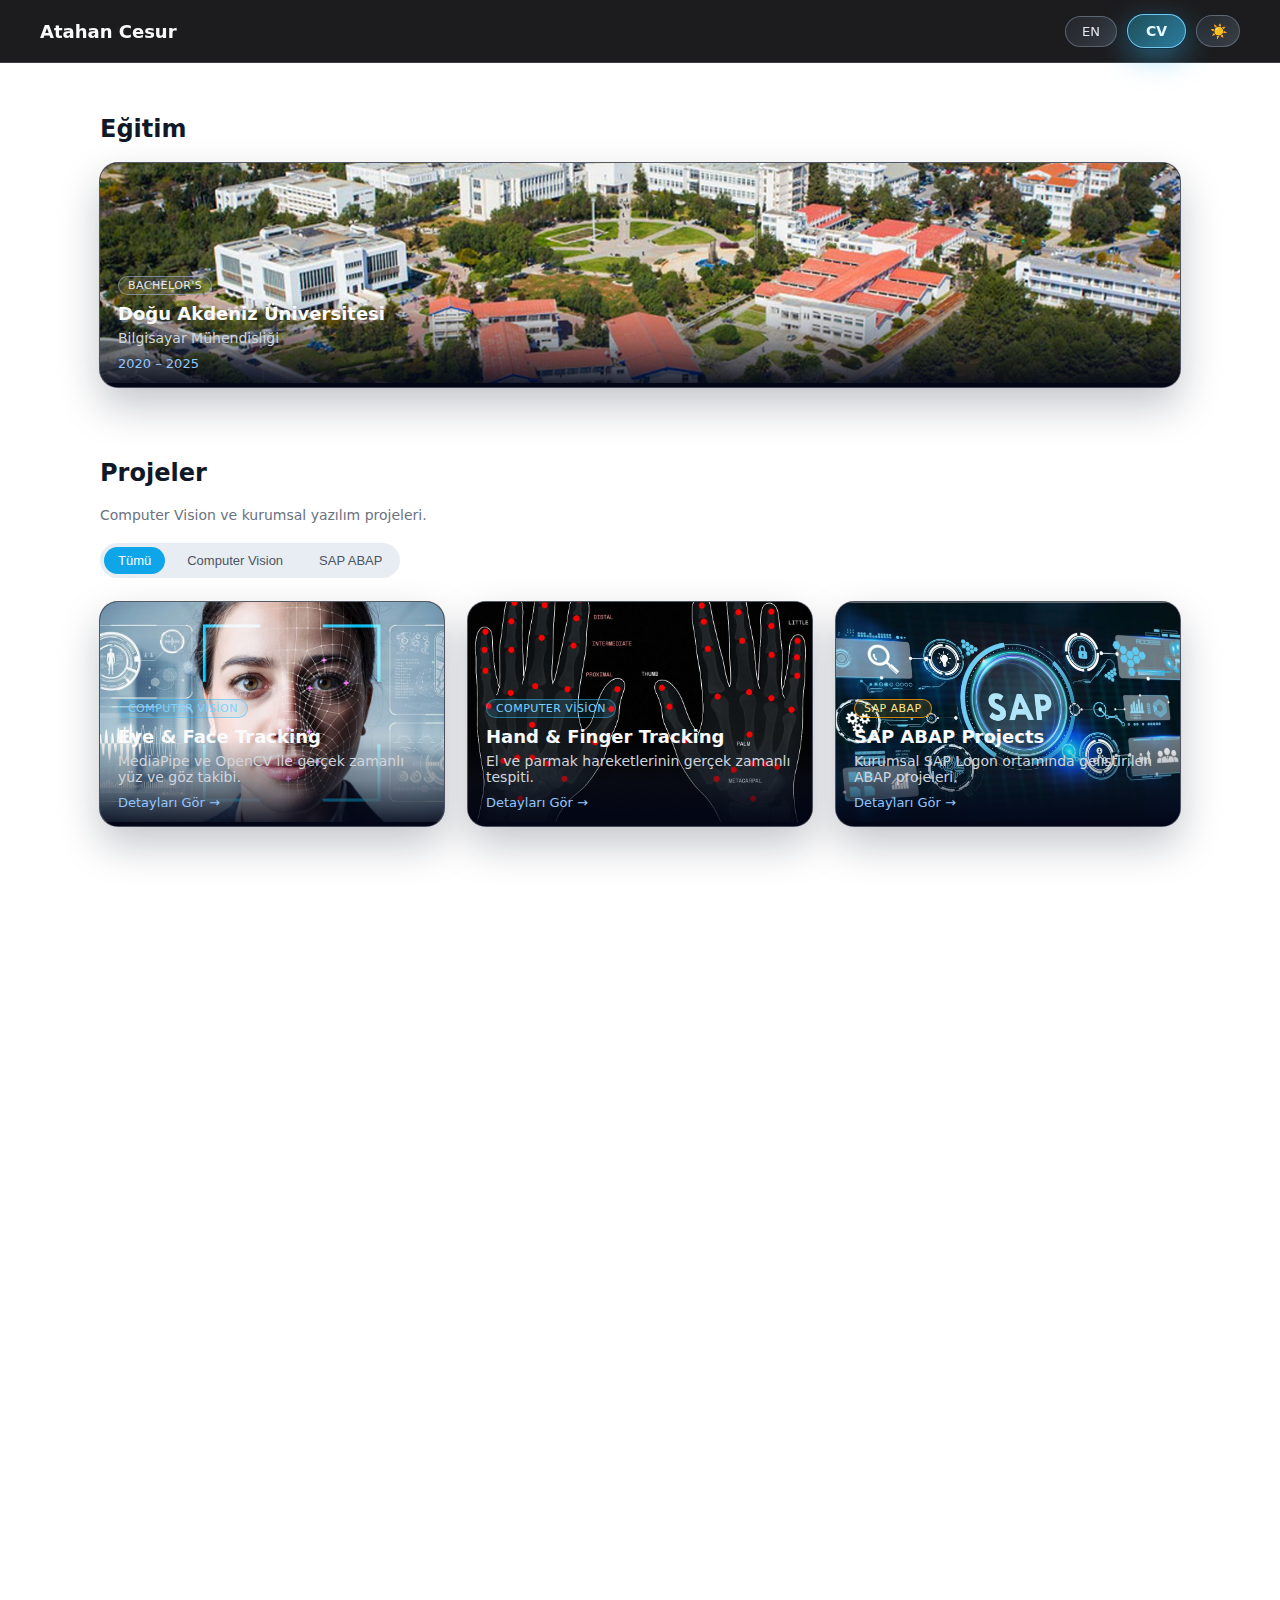
<file: index.html>
<!doctype html>
<html lang="tr">
  <head>
    <meta charset="UTF-8" />
    <title>Atahan Cesur</title>
    <meta name="viewport" content="width=device-width, initial-scale=1.0" />
    <link rel="stylesheet" href="css/style.css" />
  </head>
  <body>
    <nav class="navbar">
      <div class="logo">Atahan Cesur</div>

      <div class="nav-actions">
        <!-- Language -->
        <a href="en.html" class="lang-button">EN</a>

        <!-- CV -->
        <a href="assets/Atahan Cesur CV.pdf" download class="cv-button">CV</a>

        <!-- THEME TOGGLE -->
        <button
          id="theme-toggle"
          class="theme-button"
          aria-label="Toggle theme"
        >
          <span class="theme-icon sun">☀️</span>
          <span class="theme-icon moon">🌙</span>
        </button>
      </div>
    </nav>

    <main class="container">
      <!-- EĞİTİM -->
      <section class="reveal section-block">
        <h2>Eğitim</h2>

        <div class="cards-grid">
          <div class="card">
            <img src="images/EMU.jpg" alt="EMU" />
            <div class="card-overlay">
              <div class="card-badges">
                <span class="badge badge-neutral">Bachelor's</span>
              </div>
              <h3>Doğu Akdeniz Üniversitesi</h3>
              <p>Bilgisayar Mühendisliği</p>
              <span class="card-meta">2020 – 2025</span>
            </div>
          </div>
        </div>
      </section>

      <!-- PROJELER -->
      <section class="reveal section-block">
        <div class="section-header">
          <h2>Projeler</h2>
          <p class="section-subtitle">
            Computer Vision ve kurumsal yazılım projeleri.
          </p>
        </div>

        <div class="filter-buttons">
          <button class="active" data-filter="all">Tümü</button>
          <button data-filter="cv">Computer Vision</button>
          <button data-filter="sap">SAP ABAP</button>
        </div>

        <div class="cards-grid">
          <!-- Eye & Face Tracking -->
          <a
            href="projects/eye-tracking.html"
            class="card clickable"
            data-category="cv"
          >
            <img src="images/Eye-Face-Tracking.jpg" alt="Eye & Face Tracking" />
            <div class="card-overlay">
              <div class="card-badges">
                <span class="badge">Computer Vision</span>
              </div>
              <h3>Eye & Face Tracking</h3>
              <p>MediaPipe ve OpenCV ile gerçek zamanlı yüz ve göz takibi.</p>
              <span class="card-meta">Detayları Gör →</span>
            </div>
          </a>

          <!-- Hand & Finger Tracking -->
          <a
            href="projects/hand-tracking.html"
            class="card clickable"
            data-category="cv"
          >
            <img
              src="images/Hand-finger-Tracking.jpg"
              alt="Hand & Finger Tracking"
            />
            <div class="card-overlay">
              <div class="card-badges">
                <span class="badge">Computer Vision</span>
              </div>
              <h3>Hand & Finger Tracking</h3>
              <p>El ve parmak hareketlerinin gerçek zamanlı tespiti.</p>
              <span class="card-meta">Detayları Gör →</span>
            </div>
          </a>

          <!-- SAP ABAP -->
          <a
            href="projects/sap-abap.html"
            class="card clickable"
            data-category="sap"
          >
            <img src="images/SAP-ABAP.jpg" alt="SAP ABAP" />
            <div class="card-overlay">
              <div class="card-badges">
                <span class="badge badge-sap">SAP ABAP</span>
              </div>
              <h3>SAP ABAP Projects</h3>
              <p>Kurumsal SAP Logon ortamında geliştirilen ABAP projeleri.</p>
              <span class="card-meta">Detayları Gör →</span>
            </div>
          </a>
        </div>
      </section>

      <!-- STAJLAR -->
      <section class="reveal section-block">
        <div class="section-header">
          <h2>Stajlar</h2>
          <p class="section-subtitle">
            Savunma sanayii ve kurumsal yazılım tarafında saha ve geliştirme
            deneyimi.
          </p>
        </div>

        <div class="cards-grid">
          <!-- BAYKAR -->
          <a href="case-study/baykar.html" class="card clickable">
            <img src="images/BAYKAR.jpg" alt="Baykar" />
            <div class="card-overlay">
              <div class="card-badges">
                <span class="badge badge-defense">Defense / UAV</span>
              </div>
              <h3>Baykar Teknoloji</h3>
              <p>
                Saha Koordinasyon Stajyeri olarak İHA operasyon süreçlerine
                destek.
              </p>
              <span class="card-meta">Case Study →</span>
            </div>
          </a>

          <!-- NTT DATA -->
          <a href="projects/sap-abap.html" class="card clickable">
            <img src="images/NTT-DATA.jpg" alt="NTT DATA" />
            <div class="card-overlay">
              <div class="card-badges">
                <span class="badge badge-sap">SAP ABAP</span>
              </div>
              <h3>NTT DATA</h3>
              <p>
                SAP ABAP Developer Stajyeri olarak kurumsal çözümler geliştirme.
              </p>
              <span class="card-meta">Projeleri Gör →</span>
            </div>
          </a>
        </div>
      </section>

      <!-- SOSYAL -->
      <section class="reveal section-block">
        <div class="section-header">
          <h2>Bağlantılar</h2>
          <p class="section-subtitle">
            Profesyonel profil ve kod tarafında beni takip edebileceğiniz
            kanallar.
          </p>
        </div>

        <div class="cards-grid">
          <!-- LinkedIn -->
          <a
            href="https://www.linkedin.com/in/atahan-cesur/"
            target="_blank"
            class="card clickable social-card"
          >
            <img src="images/LinkedIn.jpg" alt="LinkedIn" />
            <div class="card-overlay">
              <h3>LinkedIn</h3>
              <p>Profilimi ve deneyimlerimi görüntüleyin.</p>
              <span class="card-meta">Profili Aç →</span>
            </div>
          </a>

          <!-- GitHub -->
          <a
            href="https://github.com/atahancesur"
            target="_blank"
            class="card clickable social-card"
          >
            <img src="images/GitHub.jpg" alt="GitHub" />
            <div class="card-overlay">
              <h3>GitHub</h3>
              <p>Projelerim ve deneysel çalışmalarım.</p>
              <span class="card-meta">Profili Aç →</span>
            </div>
          </a>
        </div>
      </section>
    </main>

    <script src="js/main.js"></script>
  </body>
</html>
</file>
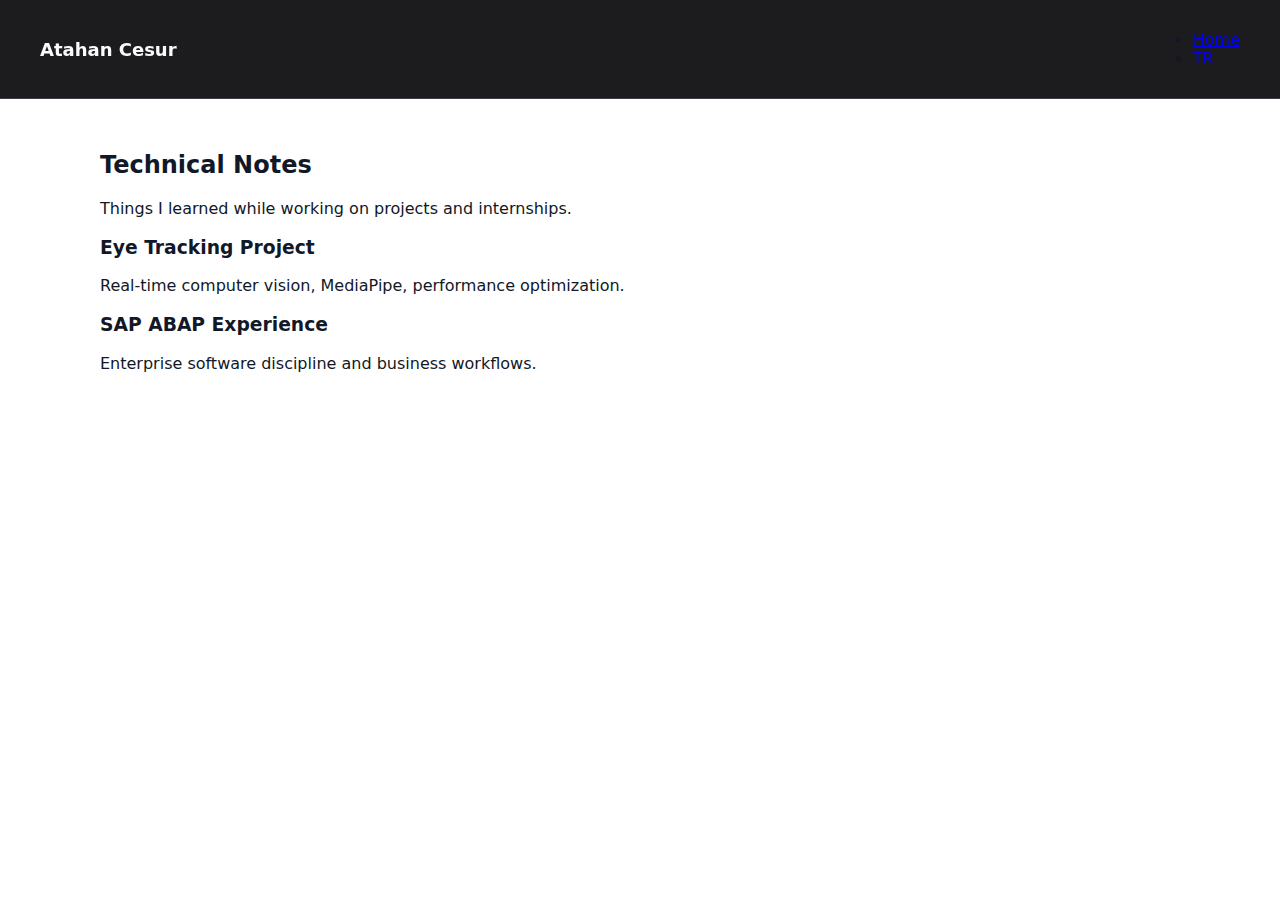
<file: en-notes.html>
<!doctype html>
<html lang="en">
  <head>
    <meta charset="UTF-8" />
    <title>Notes | Atahan Cesur</title>
    <link rel="stylesheet" href="css/style.css" />
  </head>
  <body>
    <nav class="navbar">
      <div class="logo">Atahan Cesur</div>
      <ul class="nav-links">
        <li><a href="en.html">Home</a></li>
        <li><a href="notes.html">TR</a></li>
      </ul>
    </nav>

    <main class="container">
      <section class="reveal">
        <h2>Technical Notes</h2>
        <p>Things I learned while working on projects and internships.</p>
      </section>

      <section class="reveal">
        <h3>Eye Tracking Project</h3>
        <p>Real-time computer vision, MediaPipe, performance optimization.</p>
      </section>

      <section class="reveal">
        <h3>SAP ABAP Experience</h3>
        <p>Enterprise software discipline and business workflows.</p>
      </section>
    </main>

    <script src="js/main.js"></script>
  </body>
</html>
</file>
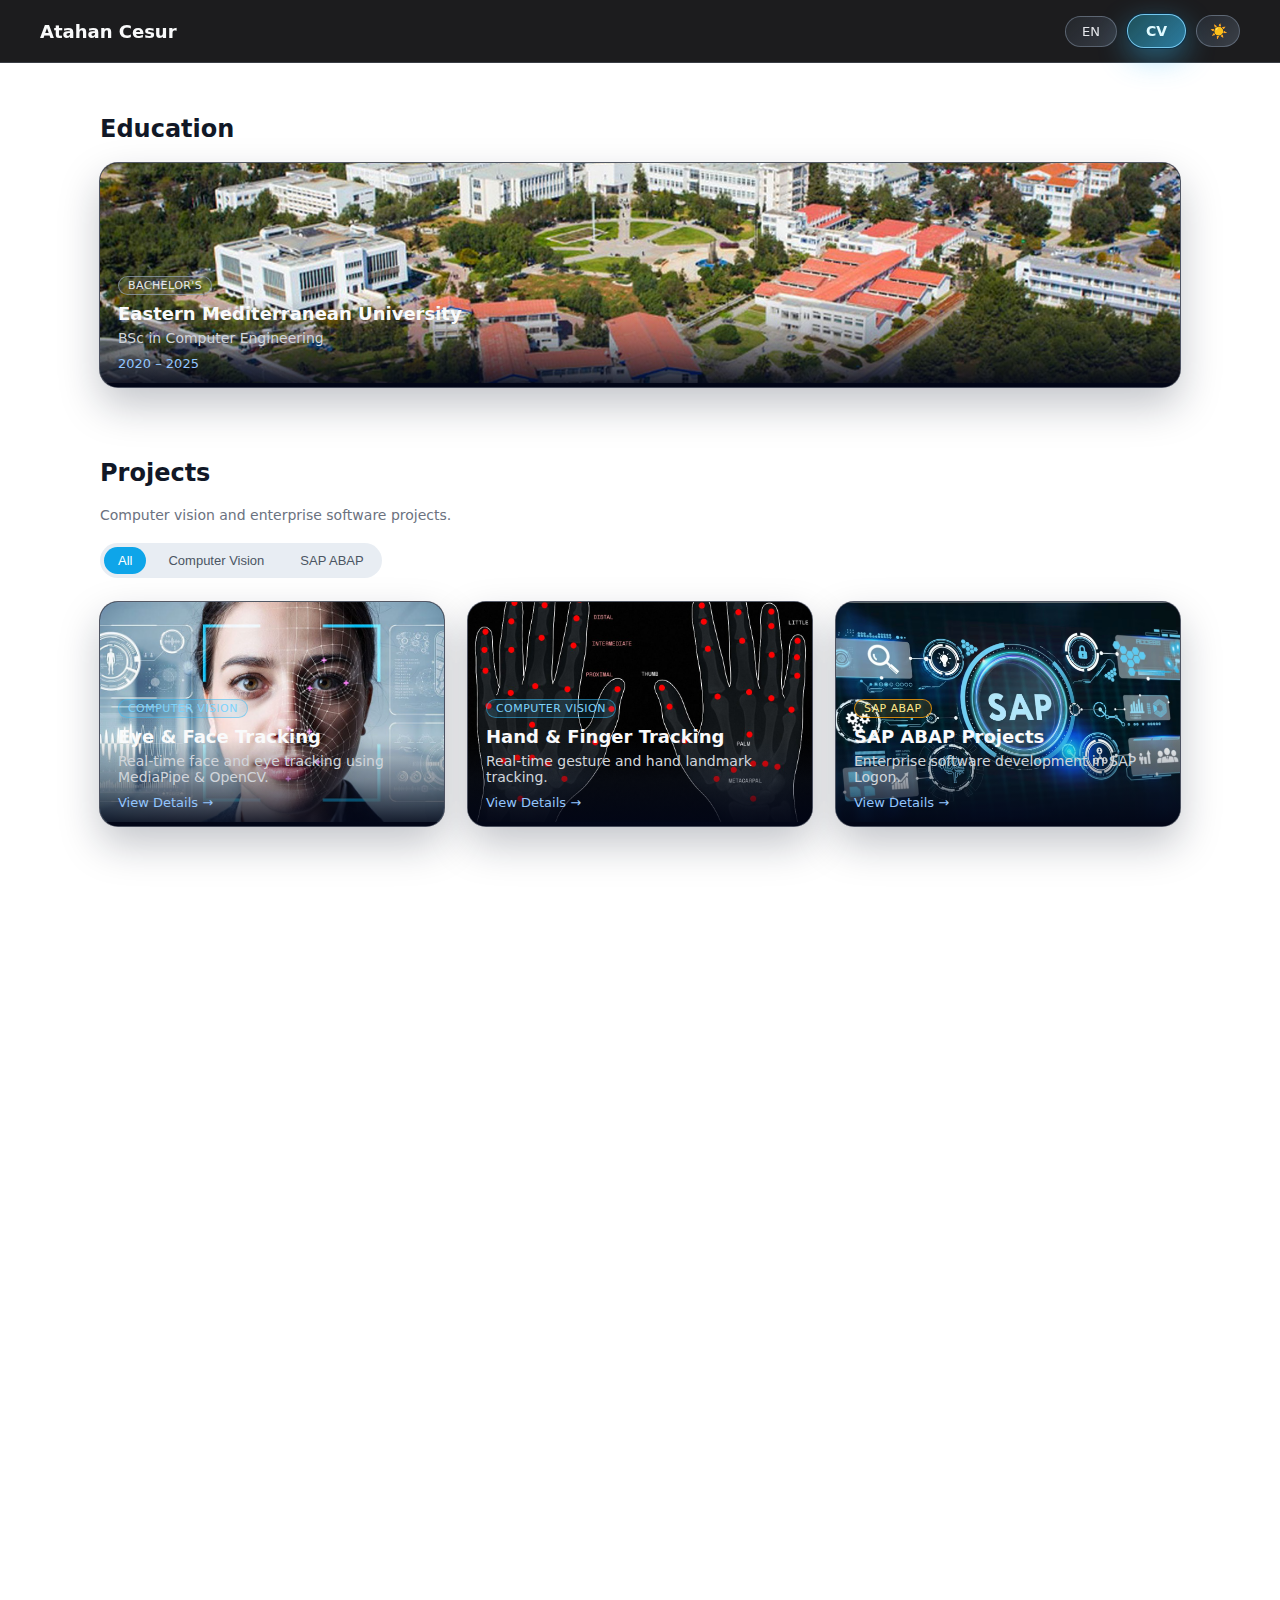
<file: en.html>
<!doctype html>
<html lang="en">
  <head>
    <meta charset="UTF-8" />
    <title>Atahan Cesur | Portfolio</title>
    <meta name="viewport" content="width=device-width, initial-scale=1.0" />
    <link rel="stylesheet" href="css/style.css" />
  </head>
  <body>
    <nav class="navbar">
      <div class="logo">Atahan Cesur</div>

      <div class="nav-actions">
        <!-- Language -->
        <a href="en.html" class="lang-button">EN</a>

        <!-- CV -->
        <a href="assets/Atahan Cesur CV.pdf" download class="cv-button">CV</a>

        <!-- THEME TOGGLE -->
        <button
          id="theme-toggle"
          class="theme-button"
          aria-label="Toggle theme"
        >
          <span class="theme-icon sun">☀️</span>
          <span class="theme-icon moon">🌙</span>
        </button>
      </div>
    </nav>

    <main class="container">
      <!-- EDUCATION -->
      <section class="reveal section-block">
        <h2>Education</h2>

        <div class="cards-grid">
          <div class="card">
            <img src="images/EMU.jpg" alt="EMU" />
            <div class="card-overlay">
              <div class="card-badges">
                <span class="badge badge-neutral">Bachelor's</span>
              </div>
              <h3>Eastern Mediterranean University</h3>
              <p>BSc in Computer Engineering</p>
              <span class="card-meta">2020 – 2025</span>
            </div>
          </div>
        </div>
      </section>

      <!-- PROJECTS -->
      <section class="reveal section-block">
        <div class="section-header">
          <h2>Projects</h2>
          <p class="section-subtitle">
            Computer vision and enterprise software projects.
          </p>
        </div>

        <div class="filter-buttons">
          <button class="active" data-filter="all">All</button>
          <button data-filter="cv">Computer Vision</button>
          <button data-filter="sap">SAP ABAP</button>
        </div>

        <div class="cards-grid">
          <!-- Eye & Face Tracking -->
          <a
            href="projects/eye-tracking-en.html"
            class="card clickable"
            data-category="cv"
          >
            <img src="images/Eye-Face-Tracking.jpg" alt="Eye & Face Tracking" />
            <div class="card-overlay">
              <div class="card-badges">
                <span class="badge">Computer Vision</span>
              </div>
              <h3>Eye & Face Tracking</h3>
              <p>Real-time face and eye tracking using MediaPipe & OpenCV.</p>
              <span class="card-meta">View Details →</span>
            </div>
          </a>

          <!-- Hand & Finger Tracking -->
          <a
            href="projects/hand-tracking-en.html"
            class="card clickable"
            data-category="cv"
          >
            <img
              src="images/Hand-finger-Tracking.jpg"
              alt="Hand & Finger Tracking"
            />
            <div class="card-overlay">
              <div class="card-badges">
                <span class="badge">Computer Vision</span>
              </div>
              <h3>Hand & Finger Tracking</h3>
              <p>Real-time gesture and hand landmark tracking.</p>
              <span class="card-meta">View Details →</span>
            </div>
          </a>

          <!-- SAP ABAP -->
          <a
            href="projects/sap-abap-en.html"
            class="card clickable"
            data-category="sap"
          >
            <img src="images/SAP-ABAP.jpg" alt="SAP ABAP" />
            <div class="card-overlay">
              <div class="card-badges">
                <span class="badge badge-sap">SAP ABAP</span>
              </div>
              <h3>SAP ABAP Projects</h3>
              <p>Enterprise software development in SAP Logon.</p>
              <span class="card-meta">View Details →</span>
            </div>
          </a>
        </div>
      </section>

      <!-- INTERNSHIPS -->
      <section class="reveal section-block">
        <div class="section-header">
          <h2>Internships</h2>
          <p class="section-subtitle">
            Field experience in defense and enterprise software development.
          </p>
        </div>

        <div class="cards-grid">
          <!-- BAYKAR -->
          <a href="case-study/baykar-en.html" class="card clickable">
            <img src="images/BAYKAR.jpg" alt="Baykar" />
            <div class="card-overlay">
              <div class="card-badges">
                <span class="badge badge-defense">Defense / UAV</span>
              </div>
              <h3>Baykar Technologies</h3>
              <p>Field Coordination Intern supporting UAV operations.</p>
              <span class="card-meta">Case Study →</span>
            </div>
          </a>

          <!-- NTT DATA -->
          <a href="projects/sap-abap-en.html" class="card clickable">
            <img src="images/NTT-DATA.jpg" alt="NTT DATA" />
            <div class="card-overlay">
              <div class="card-badges">
                <span class="badge badge-sap">SAP ABAP</span>
              </div>
              <h3>NTT DATA</h3>
              <p>SAP ABAP Developer Intern working on enterprise solutions.</p>
              <span class="card-meta">View Projects →</span>
            </div>
          </a>
        </div>
      </section>

      <!-- SOCIAL -->
      <section class="reveal section-block">
        <div class="section-header">
          <h2>Links</h2>
          <p class="section-subtitle">
            Where you can follow my work and professional profile.
          </p>
        </div>

        <div class="cards-grid">
          <!-- LinkedIn -->
          <a
            href="https://www.linkedin.com/in/atahan-cesur/"
            target="_blank"
            class="card clickable social-card"
          >
            <img src="images/LinkedIn.jpg" alt="LinkedIn" />
            <div class="card-overlay">
              <h3>LinkedIn</h3>
              <p>Professional experience and background.</p>
              <span class="card-meta">Open Profile →</span>
            </div>
          </a>

          <!-- GitHub -->
          <a
            href="https://github.com/atahancesur"
            target="_blank"
            class="card clickable social-card"
          >
            <img src="images/GitHub.jpg" alt="GitHub" />
            <div class="card-overlay">
              <h3>GitHub</h3>
              <p>Code, experiments, and side projects.</p>
              <span class="card-meta">Open Profile →</span>
            </div>
          </a>
        </div>
      </section>
    </main>

    <script src="js/main.js"></script>
  </body>
</html>
</file>
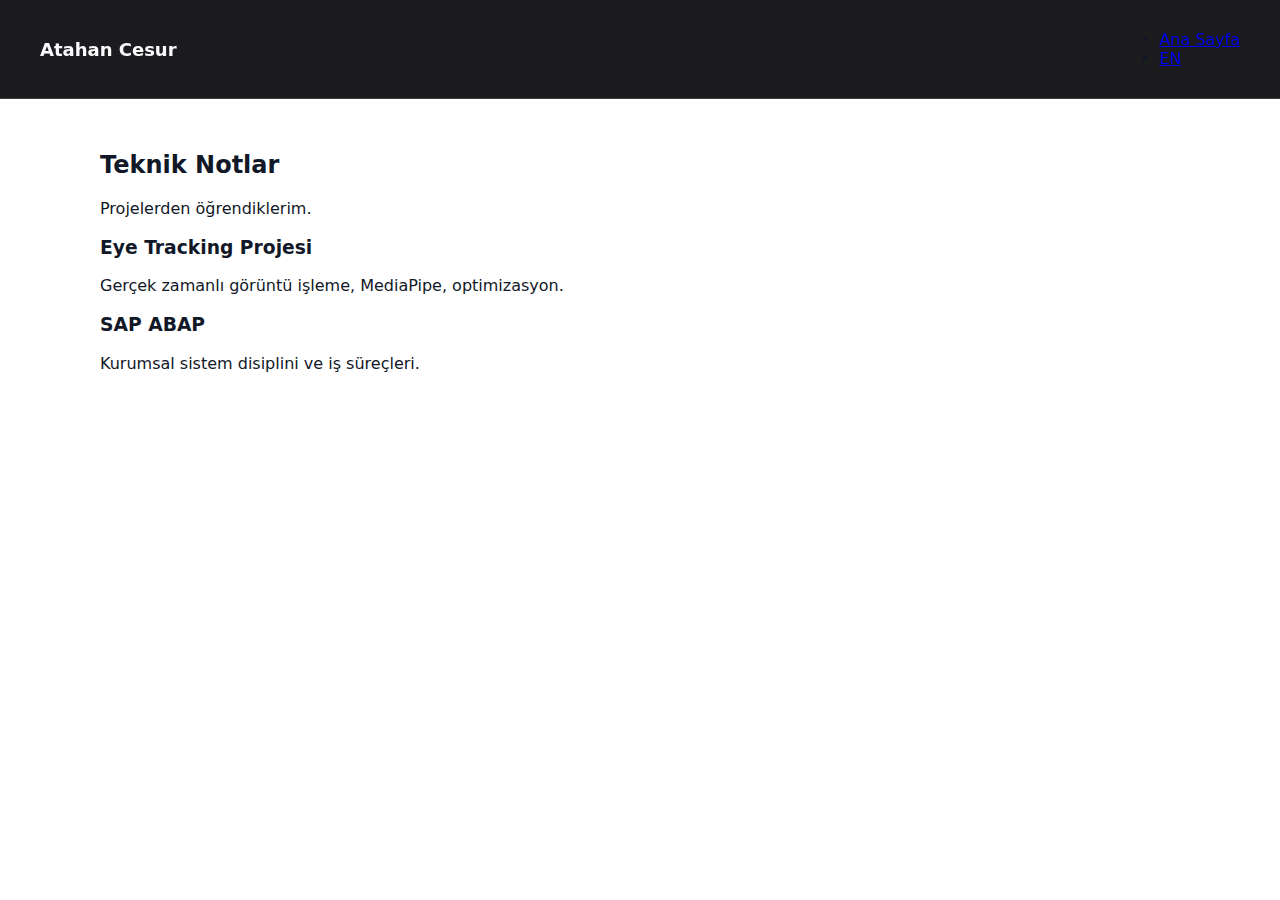
<file: notes.html>
<!doctype html>
<html lang="tr">
  <head>
    <meta charset="UTF-8" />
    <title>Notlarım</title>
    <link rel="stylesheet" href="css/style.css" />
  </head>
  <body>
    <nav class="navbar">
      <div class="logo">Atahan Cesur</div>
      <ul class="nav-links">
        <li><a href="index.html">Ana Sayfa</a></li>
        <li><a href="en-notes.html">EN</a></li>
      </ul>
    </nav>

    <main class="container">
      <section class="reveal">
        <h2>Teknik Notlar</h2>
        <p>Projelerden öğrendiklerim.</p>
      </section>

      <section class="reveal">
        <h3>Eye Tracking Projesi</h3>
        <p>Gerçek zamanlı görüntü işleme, MediaPipe, optimizasyon.</p>
      </section>

      <section class="reveal">
        <h3>SAP ABAP</h3>
        <p>Kurumsal sistem disiplini ve iş süreçleri.</p>
      </section>
    </main>

    <script src="js/main.js"></script>
  </body>
</html>
</file>
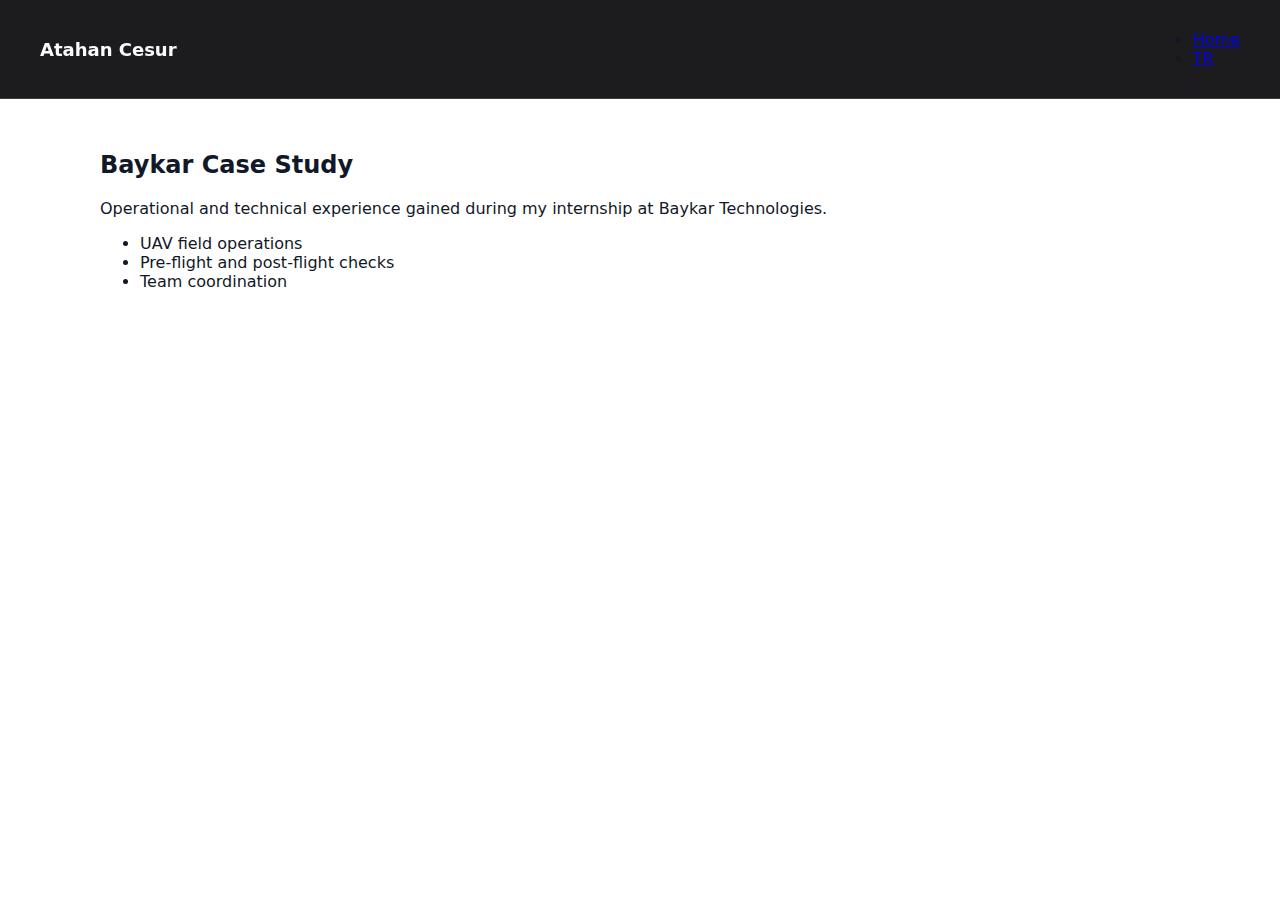
<file: case-study/baykar-en.html>
<!doctype html>
<html lang="en">
  <head>
    <meta charset="UTF-8" />
    <title>Baykar Case Study | Atahan Cesur</title>
    <link rel="stylesheet" href="../css/style.css" />
  </head>
  <body>
    <nav class="navbar">
      <div class="logo">Atahan Cesur</div>
      <ul class="nav-links">
        <li><a href="../en.html">Home</a></li>
        <li><a href="baykar.html">TR</a></li>
      </ul>
    </nav>

    <main class="container reveal">
      <h2>Baykar Case Study</h2>

      <p>
        Operational and technical experience gained during my internship at
        Baykar Technologies.
      </p>

      <ul>
        <li>UAV field operations</li>
        <li>Pre-flight and post-flight checks</li>
        <li>Team coordination</li>
      </ul>
    </main>

    <script src="../js/main.js"></script>
  </body>
</html>
</file>
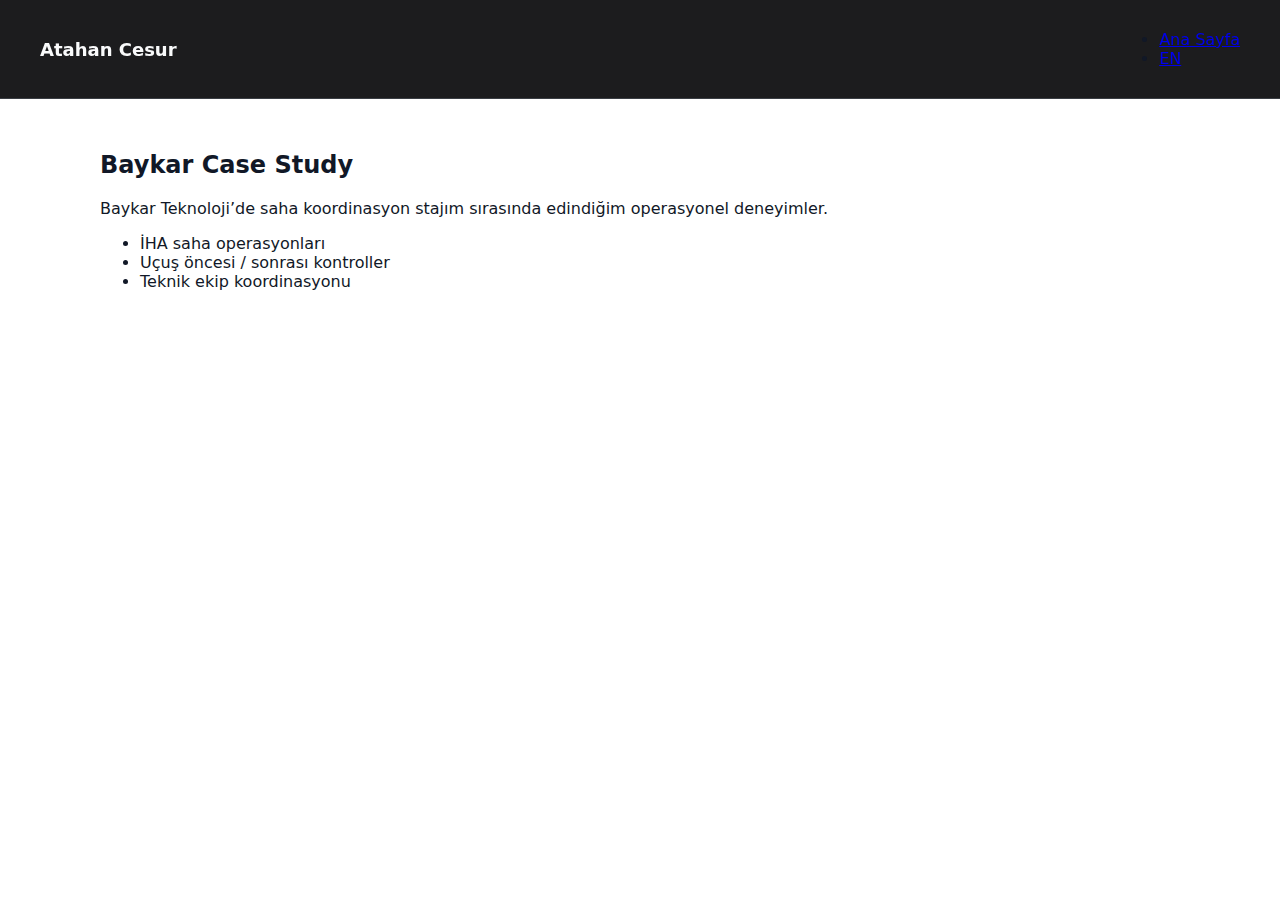
<file: case-study/baykar.html>
<!doctype html>
<html lang="tr">
  <head>
    <meta charset="UTF-8" />
    <title>Baykar Case Study | Atahan Cesur</title>
    <link rel="stylesheet" href="../css/style.css" />
  </head>
  <body>
    <nav class="navbar">
      <div class="logo">Atahan Cesur</div>
      <ul class="nav-links">
        <li><a href="../index.html">Ana Sayfa</a></li>
        <li><a href="baykar-en.html">EN</a></li>
      </ul>
    </nav>

    <main class="container reveal">
      <h2>Baykar Case Study</h2>

      <p>
        Baykar Teknoloji’de saha koordinasyon stajım sırasında edindiğim
        operasyonel deneyimler.
      </p>

      <ul>
        <li>İHA saha operasyonları</li>
        <li>Uçuş öncesi / sonrası kontroller</li>
        <li>Teknik ekip koordinasyonu</li>
      </ul>
    </main>

    <script src="../js/main.js"></script>
  </body>
</html>
</file>
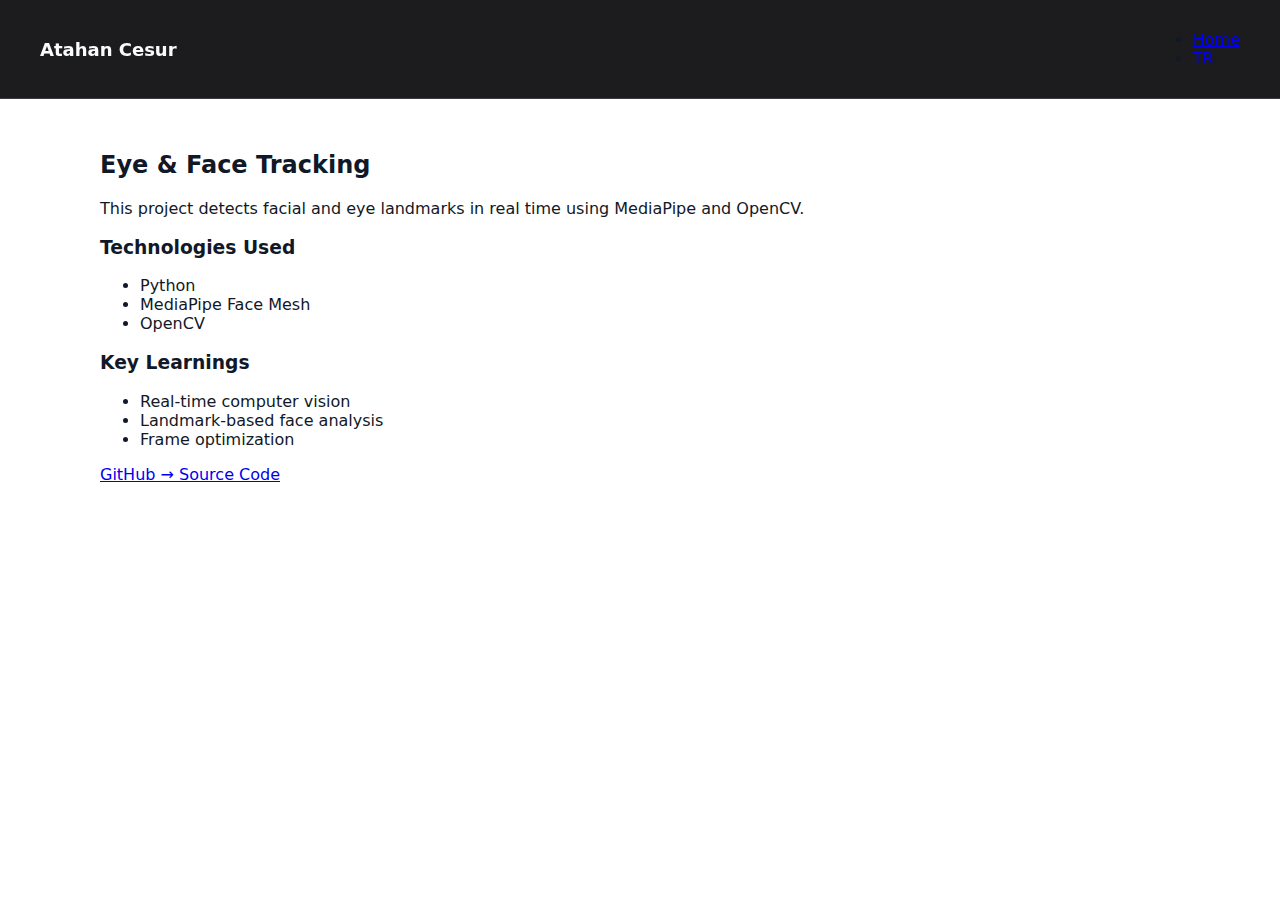
<file: projects/eye-tracking-en.html>
<!doctype html>
<html lang="en">
  <head>
    <meta charset="UTF-8" />
    <title>Eye & Face Tracking | Atahan Cesur</title>
    <link rel="stylesheet" href="../css/style.css" />
  </head>
  <body>
    <nav class="navbar">
      <div class="logo">Atahan Cesur</div>
      <ul class="nav-links">
        <li><a href="../en.html">Home</a></li>
        <li><a href="eye-tracking.html">TR</a></li>
      </ul>
    </nav>

    <main class="container reveal">
      <h2>Eye & Face Tracking</h2>

      <p>
        This project detects facial and eye landmarks in real time using
        MediaPipe and OpenCV.
      </p>

      <h3>Technologies Used</h3>
      <ul>
        <li>Python</li>
        <li>MediaPipe Face Mesh</li>
        <li>OpenCV</li>
      </ul>

      <h3>Key Learnings</h3>
      <ul>
        <li>Real-time computer vision</li>
        <li>Landmark-based face analysis</li>
        <li>Frame optimization</li>
      </ul>

      <a
        href="https://github.com/atahancesur/Python/blob/main/Eye%20Tracking%20Full%20Project.py"
        target="_blank"
      >
        GitHub → Source Code
      </a>
    </main>

    <script src="../js/main.js"></script>
  </body>
</html>
</file>
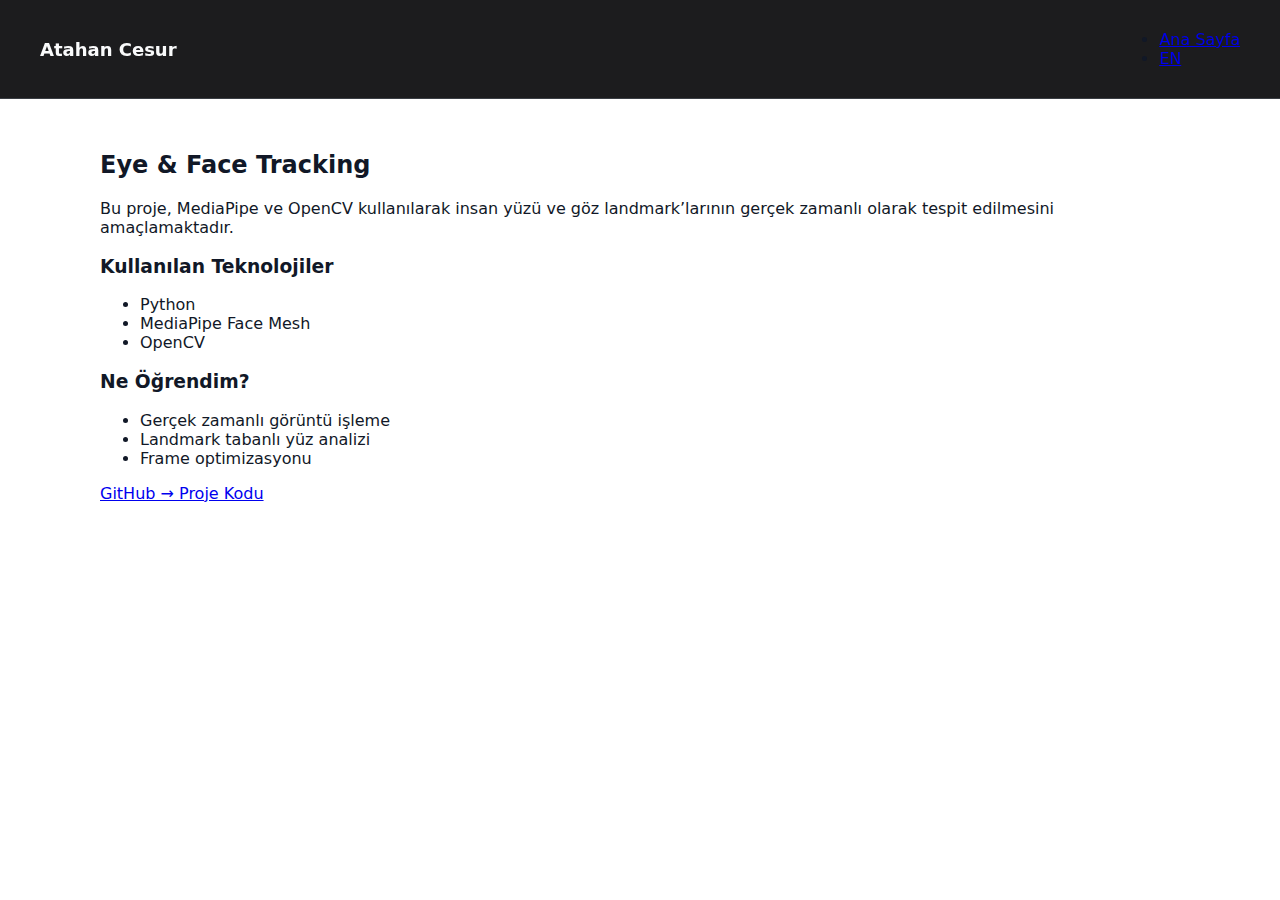
<file: projects/eye-tracking.html>
<!doctype html>
<html lang="tr">
  <head>
    <meta charset="UTF-8" />
    <title>Eye & Face Tracking | Atahan Cesur</title>
    <link rel="stylesheet" href="../css/style.css" />
  </head>
  <body>
    <nav class="navbar">
      <div class="logo">Atahan Cesur</div>
      <ul class="nav-links">
        <li><a href="../index.html">Ana Sayfa</a></li>
        <li><a href="eye-tracking-en.html">EN</a></li>
      </ul>
    </nav>

    <main class="container reveal">
      <h2>Eye & Face Tracking</h2>

      <p>
        Bu proje, MediaPipe ve OpenCV kullanılarak insan yüzü ve göz
        landmark’larının gerçek zamanlı olarak tespit edilmesini amaçlamaktadır.
      </p>

      <h3>Kullanılan Teknolojiler</h3>
      <ul>
        <li>Python</li>
        <li>MediaPipe Face Mesh</li>
        <li>OpenCV</li>
      </ul>

      <h3>Ne Öğrendim?</h3>
      <ul>
        <li>Gerçek zamanlı görüntü işleme</li>
        <li>Landmark tabanlı yüz analizi</li>
        <li>Frame optimizasyonu</li>
      </ul>

      <a
        href="https://github.com/atahancesur/Python/blob/main/Eye%20Tracking%20Full%20Project.py"
        target="_blank"
      >
        GitHub → Proje Kodu
      </a>
    </main>

    <script src="../js/main.js"></script>
  </body>
</html>
</file>
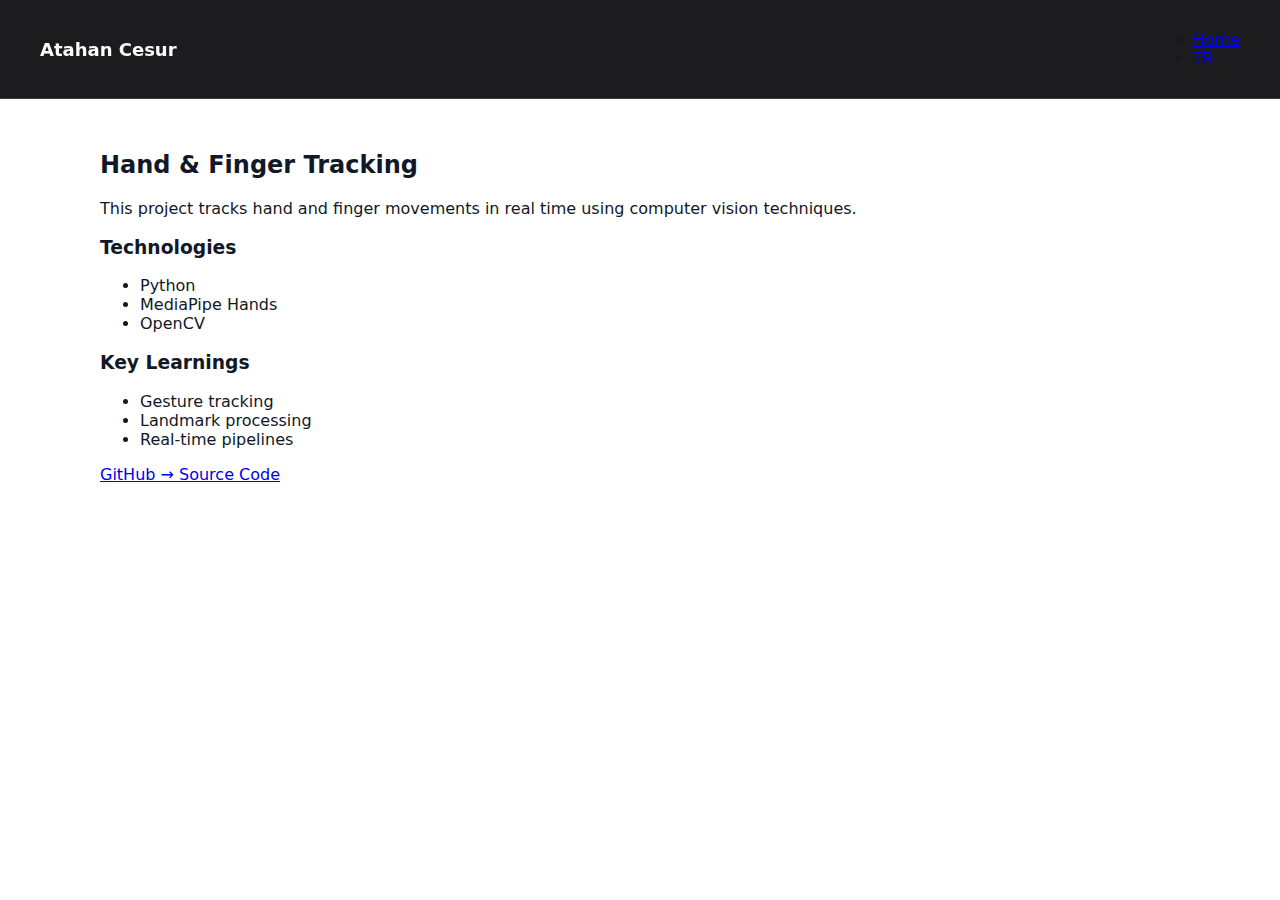
<file: projects/hand-tracking-en.html>
<!doctype html>
<html lang="en">
  <head>
    <meta charset="UTF-8" />
    <title>Hand Tracking | Atahan Cesur</title>
    <link rel="stylesheet" href="../css/style.css" />
  </head>
  <body>
    <nav class="navbar">
      <div class="logo">Atahan Cesur</div>
      <ul class="nav-links">
        <li><a href="../en.html">Home</a></li>
        <li><a href="hand-tracking.html">TR</a></li>
      </ul>
    </nav>

    <main class="container reveal">
      <h2>Hand & Finger Tracking</h2>

      <p>
        This project tracks hand and finger movements in real time using
        computer vision techniques.
      </p>

      <h3>Technologies</h3>
      <ul>
        <li>Python</li>
        <li>MediaPipe Hands</li>
        <li>OpenCV</li>
      </ul>

      <h3>Key Learnings</h3>
      <ul>
        <li>Gesture tracking</li>
        <li>Landmark processing</li>
        <li>Real-time pipelines</li>
      </ul>

      <a
        href="https://github.com/atahancesur/Python/blob/main/Hand_Tracking.py"
        target="_blank"
      >
        GitHub → Source Code
      </a>
    </main>

    <script src="../js/main.js"></script>
  </body>
</html>
</file>
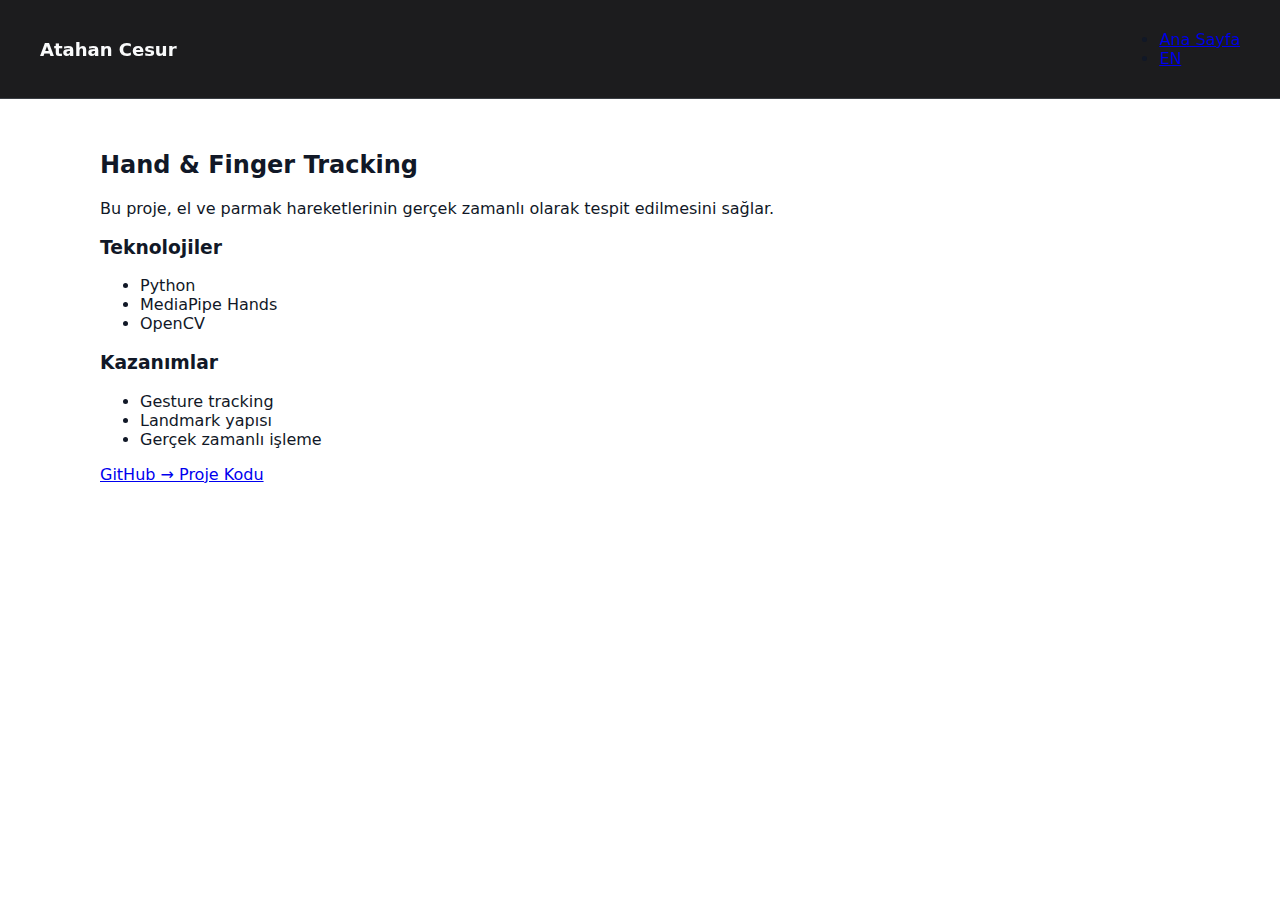
<file: projects/hand-tracking.html>
<!doctype html>
<html lang="tr">
  <head>
    <meta charset="UTF-8" />
    <title>Hand Tracking | Atahan Cesur</title>
    <link rel="stylesheet" href="../css/style.css" />
  </head>
  <body>
    <nav class="navbar">
      <div class="logo">Atahan Cesur</div>
      <ul class="nav-links">
        <li><a href="../index.html">Ana Sayfa</a></li>
        <li><a href="hand-tracking-en.html">EN</a></li>
      </ul>
    </nav>

    <main class="container reveal">
      <h2>Hand & Finger Tracking</h2>

      <p>
        Bu proje, el ve parmak hareketlerinin gerçek zamanlı olarak tespit
        edilmesini sağlar.
      </p>

      <h3>Teknolojiler</h3>
      <ul>
        <li>Python</li>
        <li>MediaPipe Hands</li>
        <li>OpenCV</li>
      </ul>

      <h3>Kazanımlar</h3>
      <ul>
        <li>Gesture tracking</li>
        <li>Landmark yapısı</li>
        <li>Gerçek zamanlı işleme</li>
      </ul>

      <a
        href="https://github.com/atahancesur/Python/blob/main/Hand_Tracking.py"
        target="_blank"
      >
        GitHub → Proje Kodu
      </a>
    </main>

    <script src="../js/main.js"></script>
  </body>
</html>
</file>
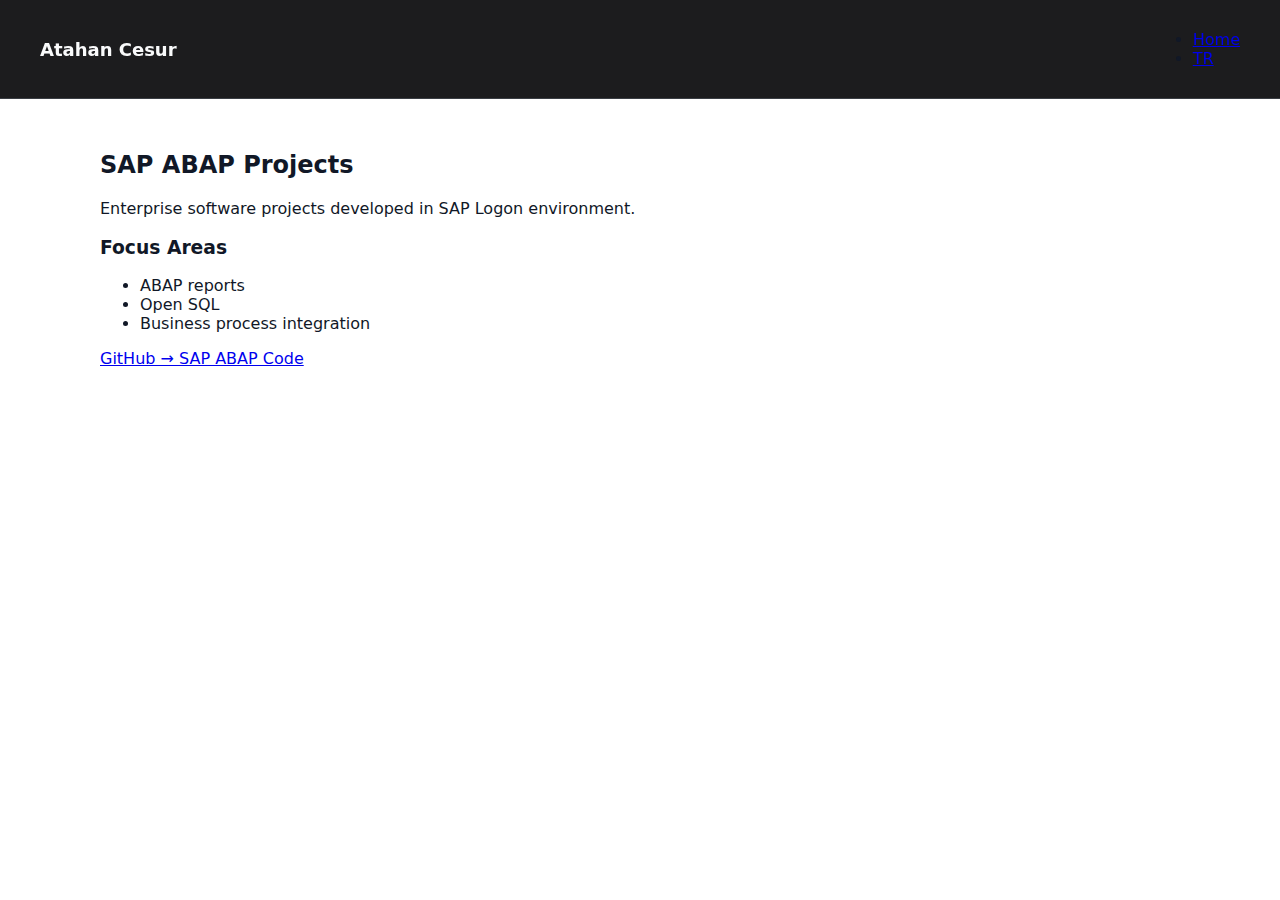
<file: projects/sap-abap-en.html>
<!doctype html>
<html lang="en">
  <head>
    <meta charset="UTF-8" />
    <title>SAP ABAP | Atahan Cesur</title>
    <link rel="stylesheet" href="../css/style.css" />
  </head>
  <body>
    <nav class="navbar">
      <div class="logo">Atahan Cesur</div>
      <ul class="nav-links">
        <li><a href="../en.html">Home</a></li>
        <li><a href="sap-abap.html">TR</a></li>
      </ul>
    </nav>

    <main class="container reveal">
      <h2>SAP ABAP Projects</h2>

      <p>Enterprise software projects developed in SAP Logon environment.</p>

      <h3>Focus Areas</h3>
      <ul>
        <li>ABAP reports</li>
        <li>Open SQL</li>
        <li>Business process integration</li>
      </ul>

      <a
        href="https://github.com/atahancesur/atahancesur/tree/main/src"
        target="_blank"
      >
        GitHub → SAP ABAP Code
      </a>
    </main>

    <script src="../js/main.js"></script>
  </body>
</html>
</file>
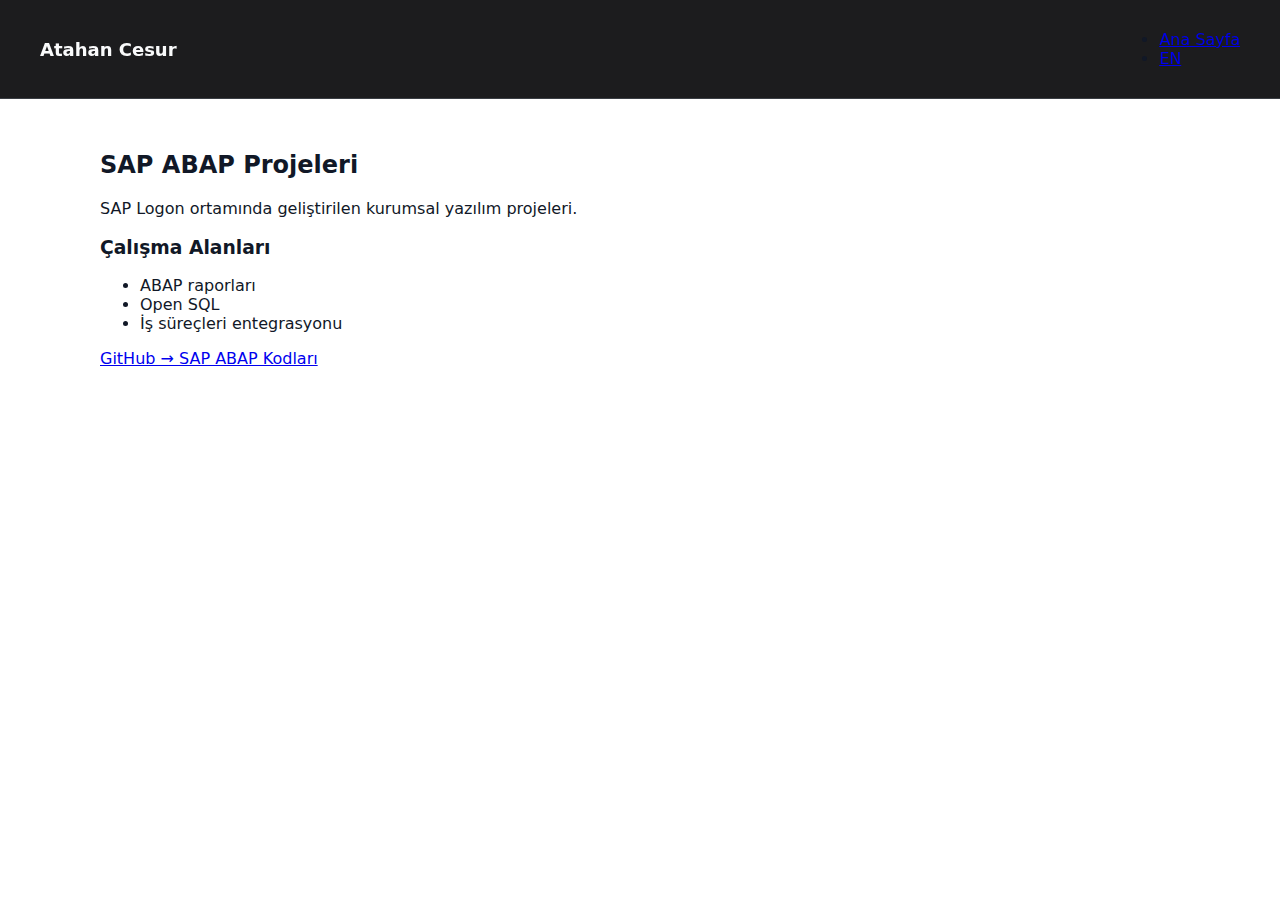
<file: projects/sap-abap.html>
<!doctype html>
<html lang="tr">
  <head>
    <meta charset="UTF-8" />
    <title>SAP ABAP | Atahan Cesur</title>
    <link rel="stylesheet" href="../css/style.css" />
  </head>
  <body>
    <nav class="navbar">
      <div class="logo">Atahan Cesur</div>
      <ul class="nav-links">
        <li><a href="../index.html">Ana Sayfa</a></li>
        <li><a href="sap-abap-en.html">EN</a></li>
      </ul>
    </nav>

    <main class="container reveal">
      <h2>SAP ABAP Projeleri</h2>

      <p>SAP Logon ortamında geliştirilen kurumsal yazılım projeleri.</p>

      <h3>Çalışma Alanları</h3>
      <ul>
        <li>ABAP raporları</li>
        <li>Open SQL</li>
        <li>İş süreçleri entegrasyonu</li>
      </ul>

      <a
        href="https://github.com/atahancesur/atahancesur/tree/main/src"
        target="_blank"
      >
        GitHub → SAP ABAP Kodları
      </a>
    </main>

    <script src="../js/main.js"></script>
  </body>
</html>
</file>
<file: css/style.css>
* {
    box-sizing: border-box;
}

body {
    margin: 0;
    font-family: system-ui, -apple-system, BlinkMacSystemFont, "Segoe UI", sans-serif;
    background: radial-gradient(circle at top, #f3f7fb, #ffffff 48%, #f5f5f5 100%);
    color: #111827;
}

/* NAVBAR – sticky + blur */
.navbar {
    position: sticky;
    top: 0;
    z-index: 100;
    display: flex;
    justify-content: space-between;
    align-items: center;
    padding: 14px 40px;
    background: rgba(9, 9, 11, 0.92);
    backdrop-filter: blur(14px);
    -webkit-backdrop-filter: blur(14px);
    border-bottom: 1px solid rgba(148, 163, 184, 0.25);
}

.logo {
    color: #f9fafb;
    font-size: 18px;
    font-weight: 600;
}

.nav-actions {
    display: flex;
    align-items: center;
    gap: 10px;
}

/* LANGUAGE BUTTON */
.lang-button {
    padding: 7px 16px;
    border-radius: 999px;
    background: linear-gradient(135deg,
            rgba(148, 163, 184, 0.18),
            rgba(148, 163, 184, 0.32));
    color: #e5e7eb;
    font-size: 13px;
    font-weight: 500;
    text-decoration: none;
    border: 1px solid rgba(148, 163, 184, 0.45);
    backdrop-filter: blur(6px);
    -webkit-backdrop-filter: blur(6px);
    transition: all 0.25s ease;
}

.lang-button:hover {
    color: #ffffff;
    background: linear-gradient(135deg,
            rgba(148, 163, 184, 0.32),
            rgba(148, 163, 184, 0.45));
    box-shadow: 0 4px 16px rgba(15, 23, 42, 0.45);
}

/* aktif dil (isteğe göre sadece EN sayfasında kullanıldı) */
.active-lang {
    color: #ffffff;
    border-color: rgba(255, 255, 255, 0.55);
}

/* CV BUTTON (primary CTA) */
.cv-button {
    padding: 8px 18px;
    border-radius: 999px;
    background: linear-gradient(135deg,
            rgba(34, 211, 238, 0.28),
            rgba(56, 189, 248, 0.6));
    color: #e0faff;
    font-weight: 600;
    font-size: 14px;
    text-decoration: none;
    border: 1px solid rgba(125, 211, 252, 0.9);
    box-shadow:
        0 0 0 1px rgba(8, 47, 73, 0.8),
        0 10px 30px rgba(56, 189, 248, 0.45);
    transition: all 0.25s ease;
}

.cv-button:hover {
    color: #ffffff;
    background: linear-gradient(135deg,
            rgba(56, 189, 248, 0.9),
            rgba(45, 212, 191, 0.95));
    box-shadow:
        0 0 0 1px rgba(8, 47, 73, 0.9),
        0 14px 40px rgba(56, 189, 248, 0.7);
    transform: translateY(-1px);
}

/* LAYOUT */
.container {
    max-width: 1120px;
    margin: 0 auto;
    padding: 32px 20px 64px;
}

.section-block {
    margin-bottom: 72px;
}

.section-header {
    margin-bottom: 20px;
}

.section-subtitle {
    margin: 0;
    margin-top: 4px;
    color: #6b7280;
    font-size: 14px;
}

/* FILTER BUTTONS */
.filter-buttons {
    display: inline-flex;
    gap: 8px;
    padding: 4px;
    background: rgba(226, 232, 240, 0.8);
    border-radius: 999px;
    margin-bottom: 24px;
}

.filter-buttons button {
    border: none;
    background: transparent;
    padding: 6px 14px;
    border-radius: 999px;
    font-size: 13px;
    cursor: pointer;
    color: #4b5563;
    transition: all 0.2s ease;
}

.filter-buttons button.active {
    background: #0ea5e9;
    color: white;
}

/* CARDS GRID */
.cards-grid {
    display: grid;
    grid-template-columns: repeat(auto-fit, minmax(260px, 1fr));
    gap: 24px;
}

/* CARD BASE */
.card {
    position: relative;
    border-radius: 18px;
    overflow: hidden;
    text-decoration: none;
    color: #f9fafb;
    background: #020617;
    box-shadow:
        0 18px 40px rgba(15, 23, 42, 0.25),
        0 0 0 1px rgba(15, 23, 42, 0.7);
    transform: translateY(0);
    transition: transform 0.25s ease, box-shadow 0.25s ease, border-color 0.25s ease;
}

.card img {
    width: 100%;
    height: 220px;
    object-fit: cover;
    filter: saturate(1.05);
    transform: scale(1.0);
    transition: transform 0.35s ease, filter 0.35s ease;
}

.card-overlay {
    position: absolute;
    inset: 0;
    padding: 16px 18px;
    display: flex;
    flex-direction: column;
    justify-content: flex-end;
    background: linear-gradient(to top,
            rgba(2, 6, 23, 0.92),
            rgba(15, 23, 42, 0.4),
            transparent 40%);
}

/* Hover micro-interactions */
.card.clickable:hover {
    transform: translateY(-6px);
    box-shadow:
        0 26px 60px rgba(15, 23, 42, 0.45),
        0 0 0 1px rgba(56, 189, 248, 0.4);
}

.card.clickable:hover img {
    transform: scale(1.06);
    filter: saturate(1.2);
}

/* TEXT INSIDE CARD */
.card h3 {
    margin: 0;
    margin-bottom: 6px;
    font-size: 18px;
}

.card p {
    margin: 0;
    font-size: 14px;
    color: #d1d5db;
}

.card-meta {
    margin-top: 10px;
    font-size: 13px;
    color: #93c5fd;
}

/* BADGES */
.card-badges {
    display: flex;
    flex-wrap: wrap;
    gap: 6px;
    margin-bottom: 8px;
}

.badge {
    padding: 2px 9px;
    border-radius: 999px;
    font-size: 11px;
    text-transform: uppercase;
    letter-spacing: 0.04em;
    background: rgba(56, 189, 248, 0.12);
    color: #7dd3fc;
    border: 1px solid rgba(56, 189, 248, 0.5);
}

.badge-sap {
    background: rgba(251, 191, 36, 0.12);
    color: #fde68a;
    border-color: rgba(245, 158, 11, 0.8);
}

.badge-defense {
    background: rgba(52, 211, 153, 0.12);
    color: #6ee7b7;
    border-color: rgba(16, 185, 129, 0.8);
}

.badge-neutral {
    background: rgba(148, 163, 184, 0.12);
    color: #e5e7eb;
    border-color: rgba(148, 163, 184, 0.7);
}

/* SOCIAL CARDS */
.social-card img {
    filter: grayscale(1) brightness(0.85);
    transition: filter 0.35s ease, transform 0.35s ease;
}

.social-card:hover img {
    filter: grayscale(0) brightness(1);
    transform: scale(1.06);
}

/* REVEAL ANIMATION */
.reveal {
    opacity: 0;
    transform: translateY(32px);
    transition: opacity 0.5s ease, transform 0.5s ease;
}

.reveal.active {
    opacity: 1;
    transform: translateY(0);
}

/* RESPONSIVE */
@media (max-width: 768px) {
    .navbar {
        padding: 12px 18px;
    }

    .container {
        padding: 20px 16px 48px;
    }

    .cards-grid {
        gap: 18px;
    }
}

/* =====================
   THEME VARIABLES
   ===================== */

:root {
    --bg-main: #ffffff;
    --bg-soft: #f5f7fa;
    --text-main: #111827;
    --text-soft: #6b7280;
    --card-bg: #020617;
}

body.light-theme {
    --bg-main: #ffffff;
    --bg-soft: #f5f7fa;
    --text-main: #111827;
    --text-soft: #6b7280;
}

body.dark-theme {
    --bg-main: #020617;
    --bg-soft: #020617;
    --text-main: #f9fafb;
    --text-soft: #9ca3af;
}

/* apply variables */
body {
    background: var(--bg-main);
    color: var(--text-main);
    transition: background 0.3s ease, color 0.3s ease;
}

/* =====================
   THEME TOGGLE BUTTON
   ===================== */

.theme-button {
    position: relative;
    width: 44px;
    height: 32px;
    border-radius: 999px;
    background: linear-gradient(135deg,
            rgba(148, 163, 184, 0.2),
            rgba(148, 163, 184, 0.35));
    border: 1px solid rgba(148, 163, 184, 0.45);
    cursor: pointer;
    display: flex;
    align-items: center;
    justify-content: center;
    padding: 0;
    backdrop-filter: blur(6px);
    -webkit-backdrop-filter: blur(6px);
    transition: all 0.25s ease;
}

.theme-button:hover {
    box-shadow: 0 4px 16px rgba(0, 0, 0, 0.25);
}

/* icons */
.theme-icon {
    position: absolute;
    font-size: 14px;
    transition: all 0.25s ease;
}

.theme-icon.sun {
    opacity: 1;
    transform: scale(1);
}

.theme-icon.moon {
    opacity: 0;
    transform: scale(0.5);
}

/* dark mode icon swap */
body.dark-theme .theme-icon.sun {
    opacity: 0;
    transform: scale(0.5);
}

body.dark-theme .theme-icon.moon {
    opacity: 1;
    transform: scale(1);
}
</file>
